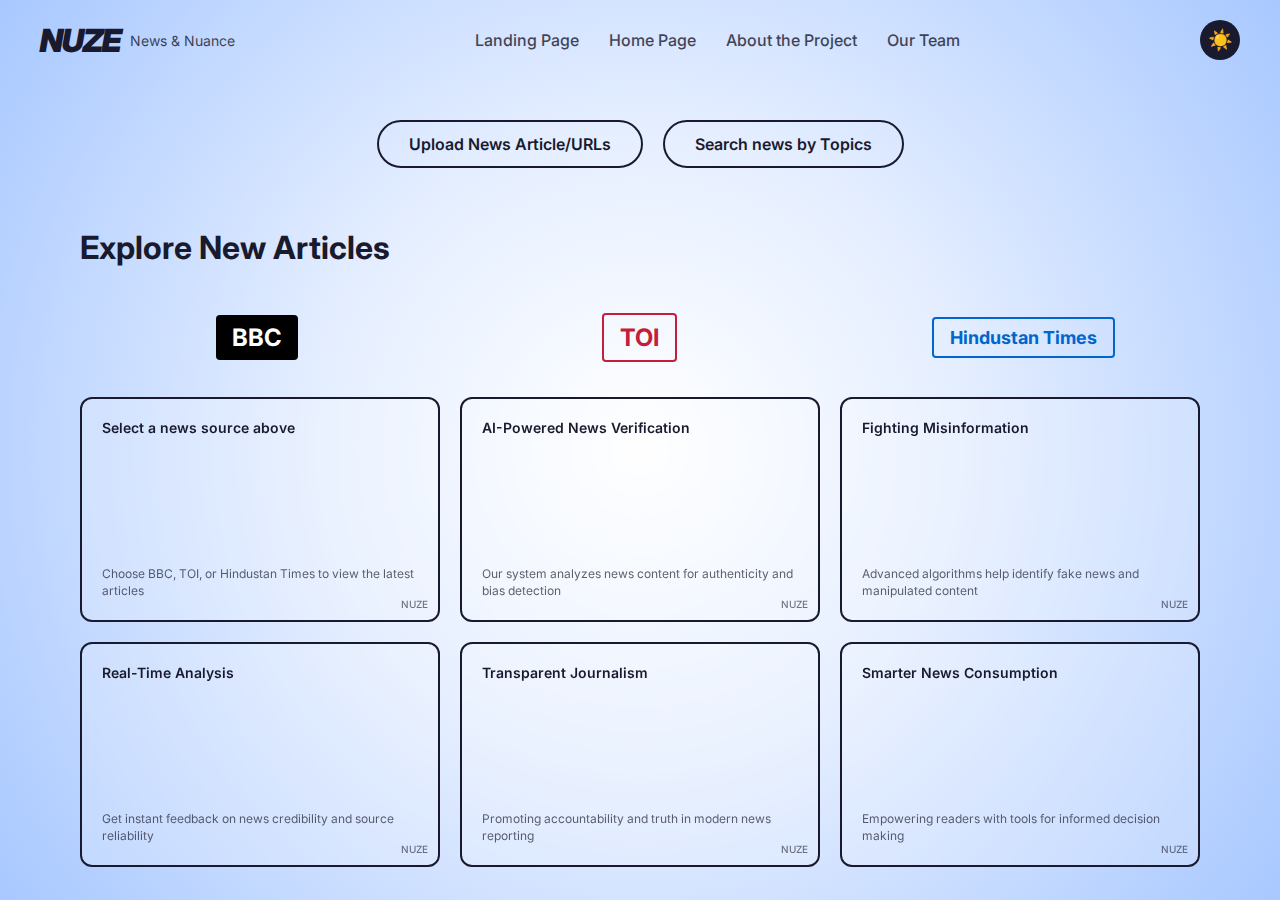
<file: nuze_website_original.html>
<!DOCTYPE html>
<html lang="en">
<head>
    <meta charset="UTF-8">
    <meta name="viewport" content="width=device-width, initial-scale=1.0">
    <title>Muzee - News & Nuance</title>
    <style>
        @import url('https://fonts.googleapis.com/css2?family=Inter:wght@300;400;500;600;700;800;900&display=swap');
        
        * {
            margin: 0;
            padding: 0;
            box-sizing: border-box;
        }

        body {
            font-family: 'Inter', sans-serif;
            transition: all 0.3s ease;
            min-height: 100vh;
            overflow-x: hidden;
        }

        /* Light Mode Styles */
        body.light-mode {
            background: radial-gradient(circle at center, #ffffff 0%, #e6efff 40%, #a8c8ff 100%);
            color: #1a1a2e;
        }

        /* Dark Mode Styles */
        body.dark-mode {
            background: radial-gradient(circle at center, #3949ab 0%, #1a237e 40%, #000b3a 100%);
            color: #ffffff;
        }

        /* Header Styles */
        header {
            display: flex;
            justify-content: space-between;
            align-items: center;
            padding: 20px 40px;
            position: relative;
            z-index: 1000;
        }

        .logo {
            display: flex;
            align-items: center;
            gap: 10px;
        }

        .logo-icon {
            font-size: 32px;
            font-weight: 900;
            font-family: 'Inter', sans-serif;
            letter-spacing: -2px;
            transform: skew(-10deg);
        }

        .logo-text {
            font-size: 14px;
            font-weight: 400;
            opacity: 0.8;
        }

        nav {
            display: flex;
            gap: 30px;
        }

        nav a {
            text-decoration: none;
            font-weight: 500;
            font-size: 16px;
            transition: all 0.3s ease;
            cursor: pointer;
            opacity: 0.8;
        }

        .light-mode nav a {
            color: #1a1a2e;
        }

        .dark-mode nav a {
            color: #ffffff;
        }

        nav a:hover {
            opacity: 1;
            transform: translateY(-2px);
        }

        .theme-toggle {
            width: 40px;
            height: 40px;
            border-radius: 50%;
            border: none;
            cursor: pointer;
            display: flex;
            align-items: center;
            justify-content: center;
            transition: all 0.3s ease;
            font-size: 20px;
        }

        .light-mode .theme-toggle {
            background: #1a1a2e;
            color: #ffd700;
        }

        .dark-mode .theme-toggle {
            background: #ffffff;
            color: #1a1a2e;
        }

        .theme-toggle:hover {
            transform: scale(1.1);
        }

        /* Main Content */
        main {
            padding: 0 40px;
            max-width: 1200px;
            margin: 0 auto;
        }

        /* Action Buttons */
        .action-buttons {
            display: flex;
            gap: 20px;
            justify-content: center;
            margin: 40px 0;
        }

        .action-btn {
            padding: 12px 30px;
            border: 2px solid;
            border-radius: 25px;
            font-weight: 600;
            font-size: 16px;
            cursor: pointer;
            transition: all 0.3s ease;
            text-decoration: none;
            display: inline-block;
        }

        .light-mode .action-btn {
            border-color: #1a1a2e;
            color: #1a1a2e;
            background: transparent;
        }

        .dark-mode .action-btn {
            border-color: #ffffff;
            color: #ffffff;
            background: transparent;
        }

        .action-btn:hover {
            transform: translateY(-2px);
            box-shadow: 0 8px 25px rgba(0,0,0,0.2);
        }

        .light-mode .action-btn:hover {
            background: #1a1a2e;
            color: #ffffff;
        }

        .dark-mode .action-btn:hover {
            background: #ffffff;
            color: #1a1a2e;
        }

        /* Articles Section */
        .articles-section {
            margin: 60px 0;
        }

        .articles-title {
            font-size: 32px;
            font-weight: 700;
            margin-bottom: 40px;
            text-align: left;
        }

        .news-sources {
            display: grid;
            grid-template-columns: repeat(3, 1fr);
            gap: 30px;
            margin-bottom: 30px;
        }

        .source-logo {
            display: flex;
            justify-content: center;
            align-items: center;
            height: 60px;
            cursor: pointer;
            transition: all 0.3s ease;
        }

        .source-logo:hover {
            transform: scale(1.05);
        }

        .source-logo.active {
            transform: scale(1.1);
            filter: brightness(1.2);
        }

        .source-logo img {
            height: 40px;
            width: auto;
            object-fit: contain;
        }

        .bbc-logo {
            background: #000000;
            color: #ffffff;
            padding: 8px 16px;
            border-radius: 4px;
            font-weight: 700;
            font-size: 24px;
            transition: all 0.3s ease;
        }

        .bbc-logo:hover {
            background: #333333;
        }

        .toi-logo {
            color: #c41e3a;
            font-weight: 700;
            font-size: 24px;
            border: 2px solid #c41e3a;
            padding: 8px 16px;
            border-radius: 4px;
            transition: all 0.3s ease;
        }

        .toi-logo:hover {
            background: #c41e3a;
            color: #ffffff;
        }

        .ht-logo {
            color: #0066cc;
            font-weight: 700;
            font-size: 18px;
            border: 2px solid #0066cc;
            padding: 8px 16px;
            border-radius: 4px;
            transition: all 0.3s ease;
        }

        .ht-logo:hover {
            background: #0066cc;
            color: #ffffff;
        }

        .articles-grid {
            display: grid;
            grid-template-columns: repeat(3, 1fr);
            gap: 20px;
        }

        .article-card {
            aspect-ratio: 16/10;
            border: 2px solid;
            border-radius: 12px;
            cursor: pointer;
            transition: all 0.3s ease;
            background: rgba(255, 255, 255, 0.1);
            backdrop-filter: blur(10px);
            padding: 20px;
            display: flex;
            flex-direction: column;
            justify-content: space-between;
            position: relative;
            overflow: hidden;
        }

        .light-mode .article-card {
            border-color: #1a1a2e;
            background: rgba(255, 255, 255, 0.2);
        }

        .dark-mode .article-card {
            border-color: #ffffff;
            background: rgba(255, 255, 255, 0.05);
        }

        .article-card:hover {
            transform: translateY(-5px);
            box-shadow: 0 15px 35px rgba(0,0,0,0.2);
        }

        .article-title {
            font-size: 14px;
            font-weight: 600;
            margin-bottom: 10px;
            line-height: 1.3;
        }

        .article-summary {
            font-size: 12px;
            opacity: 0.7;
            line-height: 1.4;
        }

        .article-source {
            position: absolute;
            bottom: 10px;
            right: 10px;
            font-size: 10px;
            font-weight: 500;
            opacity: 0.6;
        }

        .loading-spinner {
            width: 40px;
            height: 40px;
            border: 3px solid rgba(255, 255, 255, 0.3);
            border-top: 3px solid #ffffff;
            border-radius: 50%;
            animation: spin 1s linear infinite;
            margin: auto;
        }

        @keyframes spin {
            0% { transform: rotate(0deg); }
            100% { transform: rotate(360deg); }
        }

        /* About Section */
        .about-section {
            margin: 60px 0;
            display: none;
        }

        .about-section.active {
            display: block;
        }

        .about-title {
            font-size: 48px;
            font-weight: 700;
            margin-bottom: 50px;
            text-align: left;
        }

        .about-content {
            display: grid;
            grid-template-columns: 1fr 1fr;
            gap: 60px;
            align-items: start;
        }

        .about-text {
            font-size: 16px;
            line-height: 1.8;
            opacity: 0.9;
        }

        .about-text p {
            margin-bottom: 20px;
        }

        .about-visual {
            display: flex;
            flex-direction: column;
            gap: 20px;
        }

        .news-badge {
            padding: 12px 20px;
            border-radius: 8px;
            font-weight: 700;
            text-align: center;
            position: relative;
            overflow: hidden;
        }

        .fake-news-badge {
            background: #dc3545;
            color: white;
            transform: rotate(-5deg);
        }

        .breaking-news-badge {
            background: #ff4444;
            color: white;
        }

        .live-badge {
            background: #ff0000;
            color: white;
            animation: pulse 2s infinite;
        }

        .latest-news-badge {
            background: #007bff;
            color: white;
            border-radius: 0 0 20px 20px;
            position: relative;
        }

        .latest-news-badge::after {
            content: '';
            position: absolute;
            bottom: -10px;
            left: 50%;
            transform: translateX(-50%);
            width: 0;
            height: 0;
            border-left: 10px solid transparent;
            border-right: 10px solid transparent;
            border-top: 10px solid #007bff;
        }

        .disinformation-badge {
            background: rgba(0, 0, 0, 0.8);
            color: white;
            font-size: 14px;
            padding: 8px 16px;
        }

        @keyframes pulse {
            0% { opacity: 1; }
            50% { opacity: 0.7; }
            100% { opacity: 1; }
        }

        .news-visual-container {
            background: rgba(255, 255, 255, 0.1);
            backdrop-filter: blur(10px);
            border-radius: 16px;
            padding: 20px;
            border: 2px solid;
        }

        .light-mode .news-visual-container {
            border-color: #1a1a2e;
            background: rgba(255, 255, 255, 0.2);
        }

        .dark-mode .news-visual-container {
            border-color: #ffffff;
            background: rgba(255, 255, 255, 0.05);
        }
        .team-section {
            margin: 60px 0;
            display: none;
        }

        .team-section.active {
            display: block;
        }

        .team-title {
            font-size: 48px;
            font-weight: 700;
            margin-bottom: 50px;
            text-align: left;
        }

        .team-grid {
            display: grid;
            grid-template-columns: repeat(2, 1fr);
            gap: 40px;
        }

        .team-member {
            display: flex;
            align-items: center;
            gap: 20px;
        }

        .member-photo {
            width: 120px;
            height: 120px;
            border: 2px solid;
            border-radius: 12px;
            background: rgba(255, 255, 255, 0.1);
            backdrop-filter: blur(10px);
        }

        .light-mode .member-photo {
            border-color: #1a1a2e;
            background: rgba(255, 255, 255, 0.2);
        }

        .dark-mode .member-photo {
            border-color: #ffffff;
            background: rgba(255, 255, 255, 0.05);
        }

        .member-info h3 {
            font-size: 28px;
            font-weight: 700;
            margin-bottom: 8px;
        }

        .member-info p {
            font-size: 16px;
            opacity: 0.7;
        }

        /* Responsive Design */
        @media (max-width: 768px) {
            header {
                padding: 20px;
            }

            nav {
                gap: 20px;
            }

            nav a {
                font-size: 14px;
            }

            main {
                padding: 0 20px;
            }

            .action-buttons {
                flex-direction: column;
                align-items: center;
                gap: 15px;
            }

            .news-sources {
                grid-template-columns: 1fr;
                gap: 20px;
            }

            .articles-grid {
                grid-template-columns: 1fr;
                gap: 15px;
            }

            .team-grid {
                grid-template-columns: 1fr;
                gap: 30px;
            }

            .team-member {
                flex-direction: column;
                text-align: center;
            }

            .articles-title, .team-title, .about-title {
                font-size: 24px;
            }

            .about-content {
                grid-template-columns: 1fr;
                gap: 40px;
            }

            .about-text {
                font-size: 14px;
            }
        }

        /* Animations */
        @keyframes fadeInUp {
            from {
                opacity: 0;
                transform: translateY(30px);
            }
            to {
                opacity: 1;
                transform: translateY(0);
            }
        }

        .fade-in-up {
            animation: fadeInUp 0.6s ease-out;
        }

        /* Home section styles */
        .home-section {
            display: block;
        }

        .home-section.hidden {
            display: none;
        }
    </style>
</head>
<body class="light-mode">
    <header>
        <div class="logo">
            <div class="logo-icon">NUZE</div>
            <div class="logo-text">News & Nuance</div>
        </div>
        <nav>
            <a href="#" onclick="window.location.href='index.html'">Landing Page</a>
            <a href="#" onclick="showHome()">Home Page</a>
            <a href="#" onclick="showAbout()">About the Project</a>
            <a href="#" onclick="showTeam()">Our Team</a>
        </nav>
        <button class="theme-toggle" onclick="toggleTheme()">
            <span id="theme-icon">☀️</span>
        </button>
    </header>

    <main>
        <!-- Home Section -->
        <section class="home-section" id="home-section">
            <div class="action-buttons fade-in-up">
                <a href="#" class="action-btn" onclick="uploadArticle()">Upload News Article/URLs</a>
                <a href="#" class="action-btn" onclick="searchNews()">Search news by Topics</a>
            </div>

            <div class="articles-section fade-in-up">
                <h2 class="articles-title">Explore New Articles</h2>
                
                <div class="news-sources">
                    <div class="source-logo" onclick="selectNewsSource('bbc')">
                        <div class="bbc-logo">BBC</div>
                    </div>
                    <div class="source-logo" onclick="selectNewsSource('toi')">
                        <div class="toi-logo">TOI</div>
                    </div>
                    <div class="source-logo" onclick="selectNewsSource('ht')">
                        <div class="ht-logo">Hindustan Times</div>
                    </div>
                </div>

                <div class="articles-grid" id="articles-grid">
                    <div class="article-card" onclick="openArticle('default1')">
                        <div class="article-title">Select a news source above</div>
                        <div class="article-summary">Choose BBC, TOI, or Hindustan Times to view the latest articles</div>
                        <div class="article-source">NUZE</div>
                    </div>
                    <div class="article-card" onclick="openArticle('default2')">
                        <div class="article-title">AI-Powered News Verification</div>
                        <div class="article-summary">Our system analyzes news content for authenticity and bias detection</div>
                        <div class="article-source">NUZE</div>
                    </div>
                    <div class="article-card" onclick="openArticle('default3')">
                        <div class="article-title">Fighting Misinformation</div>
                        <div class="article-summary">Advanced algorithms help identify fake news and manipulated content</div>
                        <div class="article-source">NUZE</div>
                    </div>
                    <div class="article-card" onclick="openArticle('default4')">
                        <div class="article-title">Real-Time Analysis</div>
                        <div class="article-summary">Get instant feedback on news credibility and source reliability</div>
                        <div class="article-source">NUZE</div>
                    </div>
                    <div class="article-card" onclick="openArticle('default5')">
                        <div class="article-title">Transparent Journalism</div>
                        <div class="article-summary">Promoting accountability and truth in modern news reporting</div>
                        <div class="article-source">NUZE</div>
                    </div>
                    <div class="article-card" onclick="openArticle('default6')">
                        <div class="article-title">Smarter News Consumption</div>
                        <div class="article-summary">Empowering readers with tools for informed decision making</div>
                        <div class="article-source">NUZE</div>
                    </div>
                </div>
            </div>
        </section>

        <!-- About Section -->
        <section class="about-section" id="about-section">
            <h2 class="about-title">About the Project</h2>
            <div class="about-content">
                    <p>In today's digital world, news travels faster than ever — but so does misinformation.
                        We created Nuze because we've seen how easily fake information spreads across platforms like WhatsApp, Instagram, and Twitter. With the rise of AI-generated images, deepfakes, and edited media, it's becoming harder to distinguish what's real from what's not. Even some mainstream sources have started leaning into sensationalism, prioritizing clicks over credibility.</p>
                    <p>We believe journalism holds immense power in shaping public understanding. Real journalism informs, educates, and empowers. It's not just about delivering headlines — it's about delivering truth. But in a world where falsehoods can look more convincing than facts, we need better tools to support honest reporting and conscious consumption.</p>
                    <p>Nuze is our small step in that direction. It uses AI to assist in spotting potentially misleading or manipulated content and helps bring more transparency into how news is presented and shared. Whether it's verifying sources, analyzing trends, or highlighting inconsistencies, Nuze aims to make staying informed a little safer — and a lot smarter.</p>
            </div>
        </section>

        <!-- Team Section -->
<section class="team-section" id="team-section">
    <h2 class="team-title">Our Team</h2>
    <div class="team-grid">
        <div class="team-member" style="height: 200px; display: flex; flex-direction: row; align-items: center; gap: 15px;">
            <div class="member-photo"></div>
            <div class="member-info" style="display: flex; flex-direction: column; justify-content: center; flex-grow: 1;">
                <h3>Hiya Dullu</h3>
                <p>Backend and API Integration</p>
                <p>Balancing ‘I got this’ and ‘I have no idea what I’m</p>
                <p> doing’ like it’s a full-time job (which... it is).</p>
            </div>
        </div>
        <div class="team-member" style="height: 200px; display: flex; flex-direction: row; align-items: center; gap: 15px;">
            <div class="member-photo"></div>
            <div class="member-info" style="display: flex; flex-direction: column; justify-content: center; flex-grow: 1;">
                <h3>Sakshi Sharma</h3>
                <p>UI/UX and Frontend</p>
                <p>I may not be able to fix my problems,</p>
                <p>but i can fix this website design.</p>
            </div>
        </div>
        <div class="team-member" style="height: 200px; display: flex; flex-direction: row; align-items: center; gap: 15px;">
            <div class="member-photo"></div>
            <div class="member-info" style="display: flex; flex-direction: column; justify-content: center; flex-grow: 1;">
                <h3>Aanya Singh</h3>
                <p>Frontend and Landing Page</p>
                <p>Turning caffeine into clean code and</p>
                <p>existential dread into new features.</p>
            </div>
        </div>
        <div class="team-member" style="height: 200px; display: flex; flex-direction: row; align-items: center; gap: 15px;">
            <div class="member-photo"></div>
            <div class="member-info" style="display: flex; flex-direction: column; justify-content: center; flex-grow: 1;">
                <h3>Sakshi Verma</h3>
                <p>Backend Integration</p>
                <p>Probably overthinking this bio too.</p>
            </div>
        </div>
    </div>
</section>
    </main>

    <script>
        // Global variables for news management
        let currentNewsSource = 'default';
        let newsData = {
            'bbc': [],
            'toi': [],
            'ht': [],
            'default': [
                {
                    title: "Select a news source above",
                    summary: "Choose BBC, TOI, or Hindustan Times to view the latest articles",
                    source: "NUZE"
                },
                {
                    title: "AI-Powered News Verification",
                    summary: "Our system analyzes news content for authenticity and bias detection",
                    source: "NUZE"
                },
                {
                    title: "Fighting Misinformation",
                    summary: "Advanced algorithms help identify fake news and manipulated content",
                    source: "NUZE"
                },
                {
                    title: "Real-Time Analysis",
                    summary: "Get instant feedback on news credibility and source reliability",
                    source: "NUZE"
                },
                {
                    title: "Transparent Journalism",
                    summary: "Promoting accountability and truth in modern news reporting",
                    source: "NUZE"
                },
                {
                    title: "Smarter News Consumption",
                    summary: "Empowering readers with tools for informed decision making",
                    source: "NUZE"
                }
            ]
        };

        // News source selection function
        async function selectNewsSource(source) {
            // Remove active class from all sources
            document.querySelectorAll('.source-logo').forEach(logo => {
                logo.classList.remove('active');
            });
            
            // Add active class to selected source
            event.target.closest('.source-logo').classList.add('active');
            
            currentNewsSource = source;
            
            // Show loading state
            showLoadingState();
            
            try {
                // Fetch news from backend API
                const articles = await fetchNewsFromAPI(source);
                
                // Update the articles grid
                updateArticlesGrid(articles, source);
                
                console.log(`News source ${source} selected - ${articles.length} articles loaded`);
                
            } catch (error) {
                console.error('Error fetching news:', error);
                showErrorState(source);
            }
        }

        // Backend API integration function
        async function fetchNewsFromAPI(source) {
            // Replace this URL with your actual backend API endpoint
            const apiUrl = `https://your-backend-api.com/news/${source}`;
            
            try {
                const response = await fetch(apiUrl, {
                    method: 'GET',
                    headers: {
                        'Content-Type': 'application/json',
                        'Authorization': 'Bearer YOUR_API_KEY', // Replace with your API key
                    }
                });
                
                if (!response.ok) {
                    throw new Error(`HTTP error! status: ${response.status}`);
                }
                
                const data = await response.json();
                
                // Store the fetched data
                newsData[source] = data.articles || [];
                
                return newsData[source];
                
            } catch (error) {
                console.error('API fetch error:', error);
                
                // Fallback to mock data for demonstration
                return getMockNewsData(source);
            }
        }

        // Mock data for demonstration (replace with actual API data)
        function getMockNewsData(source) {
            const mockData = {
                'bbc': [
                    {
                        title: "Fuel switches cut off before Air India crash that killed 260, preliminary report says",
                        summary: "The preliminary report into the Air India crash last month has been released - and casts attention on the actions of the pilots",
                        source: "BBC",
                        url: "https://www.bbc.com/news/live/cx20p2x9093t"
                    },
                    {
                        title: "Gaza's largest functioning hospital facing disaster, medics warn, as Israel widens offensive",
                        summary: "Nasser hospital in Khan Younis has a critical shortage of fuel and had to stop admitting patients after Israeli tanks advanced nearby on Thursday.",
                        source: "BBC",
                        url: "https://www.bbc.com/news/articles/cdx5zeywgrgo"
                    },
                    {
                        title: "Ukraine to receive US air defence systems, says Trump",
                        summary: "The US President says he will sell weapons to Nato, which would then give them to Ukraine.",
                        source: "BBC",
                        url: "https://www.bbc.com/news/articles/crl04200dp4o"
                    },
                    {
                        title: "Row over language turns violent in India's richest state",
                        summary: "The Maharashtra government has backtracked on a move to make Hindi mandatory in schools, but tensions continue.",
                        source: "BBC",
                        url: "https://www.bbc.com/news/articles/c93kwqvw3jxo"
                    },
                    {
                        title: "India and China strive to reset ties but with caution",
                        summary: "Bilateral relations between India and China have improved since the 2020 clash - but larger challenges remain.",
                        source: "BBC",
                        url: "https://www.bbc.com/news/articles/cly25ndp8kwo"
                    },
                    {
                        title: "Are India's skies safe? Air safety watchdog responds amid rising concerns",
                        summary: "India’s skies remain safe, with accident rates below global averages, air safety regulator chief tells the BBC.",
                        source: "BBC",
                        url: "https://www.bbc.com/news/articles/cvgnr828z0go"
                    }
                ],
                'toi': [
                    {
                        title: "Air India 171 Crash Probe: Cockpit audio reveals pilots' confusion over mid-air fuel cutoff.",
                        summary: "The Aircraft Accident Investigation Bureau (AAIB) has released its preliminary report into the Air India plane crash in Ahmedabad on June 12.",
                        source: "Times of India",
                        url: "https://timesofindia.indiatimes.com/india/air-india-171-crash-probe-cockpit-audio-reveals-pilots-confusion-over-mid-air-fuel-cutoff-10-key-points-from-aaib-preliminary-report/articleshow/122395222.cms"
                    },
                    {
                        title: "Ex-CJIs on 'One Nation, One Election' bill: Can EC have unbridled power?",
                        summary: "Former Chief Justices of India J S Khehar and D Y Chandrachud questioned the legislation's entrusting of unbridled powers to the Election Commission, and raised questions about other aspects of it as well.",
                        source: "Times of India",
                        url: "https://timesofindia.indiatimes.com/india/ex-cjis-on-one-nation-one-election-bill-can-ec-have-unbridled-power/articleshow/122394973.cms"
                    },
                    {
                        title: "'What was Radhika Yadav's mom doing at the time of incident': Uncle says victim's mother was on same floor when shooting happened; cops probe all angles",
                        summary: "Former tennis player Radhika Yadav was allegedly murdered by her father, Deepak Yadav, at their Gurugram home. Police are investigating all angles, including the role of Radhika's mother, who was present during the incident.",
                        source: "Times of India",
                        url: "https://timesofindia.indiatimes.com/city/gurgaon/what-was-radhika-yadavs-mom-doing-at-the-time-of-incident-uncle-says-victims-mother-on-same-floor-when-shooting-happened-cops-probe-all-angles/articleshow/122385342.cms"
                    },
                    {
                        title: "Head of infrastructure engineering at Elon Musk’s AI company resigns: says ‘Jensen Huang was right, Elon and his teams are…’",
                        summary: "Uday Ruddarraju, xAI's head of infrastructure engineering, has resigned after a year, having been instrumental in building the Colossus supercomputer and training Grok 3.",
                        source: "Times of India",
                        url: "https://timesofindia.indiatimes.com/technology/tech-news/head-of-infrastructure-engineering-at-elon-musks-ai-company-resigns-says-jensen-huang-was-right-elon-and-his-teams-are/articleshow/122362679.cms"
                    },
                    {
                        title: "DRDO's ASTRA: BVRAAM missile successfully test-fired; IAF conducts trial from Su-30 MKI",
                        summary: "Defence Research and Development Organisation (DRDO) and the Indian Air Force (IAF) on Friday successfully conducted trials of the Beyond Visual Range Air-to-Air missile (BVRAAM) ‘ASTRA’ with an indigenous RF seeker against high-speed unmanned aerial targets at different ranges.",
                        source: "Times of India",
                        url: "https://timesofindia.indiatimes.com/india/drdos-astra-bvraam-missile-successfully-test-fired-iaf-conducts-trial-from-su-30-mki/articleshow/122393167.cms"
                    },
                    {
                        title: "Trump visits Texas: US President in flood-ravaged state",
                        summary: "US President Donald Trump arrived in central Texas on Friday to survey the catastrophic damage caused by flash floods.",
                        source: "Times of India",
                        url: "https://timesofindia.indiatimes.com/world/us/trump-visits-texas-us-president-in-flood-ravaged-state-gets-briefed-by-emergency-responders/articleshow/122394284.cms"
                    }
                ],
                'ht': [
                    {
                        title: "Ahmedabad Air India plane crash initial probe report shows fuel cutoff to both engines",
                        summary: "The 15-page report offers the first official account of India’s deadliest air crash in decades and questions the cause of the rare dual engine failure.",
                        source: "Hindustan Times",
                        url: "https://www.hindustantimes.com/india-news/ahmedabad-air-india-plane-crash-initial-probe-report-shows-fuel-cutoff-to-both-engines-101752266215512.html"
                    },
                    {
                        title: "Earthquake tremors felt in Delhi-NCR for second straight day",
                        summary: "Delhi earthquake: Delhi-NCR felt earthquake tremors for the second straight day on Friday, with the epicentre of the latest quake again in Jhajjar.",
                        source: "Hindustan Times",
                        url: "https://www.hindustantimes.com/india-news/earthquake-tremors-felt-in-delhi-ncr-haryana-ghaziabad-noida-earthquake-magnitude-101752243765091.html"
                    },
                    {
                        title: "China bans surgical treatment of Alzheimer’s",
                        summary: "Local authorities have been advised to instruct medical institutions to halt treating Alzheimer's disease with LVA surgery.",
                        source: "Hindustan Times",
                        url: "https://www.hindustantimes.com/world-news/china-bans-surgical-treatment-of-alzheimers-101752253911501.html"
                    },
                    {
                        title: "Tennis player Radhika Yadav's last rites performed in Gurugram, day after murder by father",
                        summary: "The 25-year-old tennis star was shot by her father, Deepak Yadav, at their residence in n Sushant Lok Phase 2 in Gurugram's Sector 57.",
                        source: "Hindustan Times",
                        url: "https://www.hindustantimes.com/india-news/tennis-player-radhika-yadavs-last-rites-performed-in-gurugram-day-after-murder-by-father-101752243522092.html"
                    },
                    {
                        title: "Kerala HC grants parole to murder convict to get married",
                        summary: "Kochi, The Kerala High Court on Friday granted 15 days' parole to a murder convict to get married in view of his fiancee's love and affection for him despite his conviction and life sentence.",
                        source: "Hindustan Times",
                        url: "https://www.hindustantimes.com/india-news/kerala-hc-grants-parole-to-murder-convict-to-get-married-101752258535079.html"
                    },
                    {
                        title: "NIA arrests man for 'actively promoting terror activities of ISIS'",
                        summary: "New Delhi, The National Investigation Agency on Friday arrested a key accused for his alleged involvement in the promotion of the activities of the banned Islamic State of Iraq and Syria terror group, officials said.",
                        source: "Hindustan Times",
                        url: "https://www.hindustantimes.com/india-news/nia-arrests-man-for-actively-promoting-terror-activities-of-isis-101752247778547.html"
                    }
                ]
            };
            
            newsData[source] = mockData[source];
            return mockData[source];
        }

        // Update articles grid with new content
        function updateArticlesGrid(articles, source) {
            const articlesGrid = document.getElementById('articles-grid');
            articlesGrid.innerHTML = '';
            
            articles.forEach((article, index) => {
                const articleCard = document.createElement('div');
                articleCard.className = 'article-card';
                articleCard.onclick = () => openArticle(`${source}_${index}`, article);
                
                articleCard.innerHTML = `
                    <div class="article-title">${article.title}</div>
                    <div class="article-summary">${article.summary}</div>
                    <div class="article-source">${article.source}</div>
                `;
                
                articlesGrid.appendChild(articleCard);
            });
        }

        // Show loading state
        function showLoadingState() {
            const articlesGrid = document.getElementById('articles-grid');
            articlesGrid.innerHTML = '';
            
            for (let i = 0; i < 6; i++) {
                const loadingCard = document.createElement('div');
                loadingCard.className = 'article-card';
                loadingCard.innerHTML = '<div class="loading-spinner"></div>';
                articlesGrid.appendChild(loadingCard);
            }
        }

        // Show error state
        function showErrorState(source) {
            const articlesGrid = document.getElementById('articles-grid');
            articlesGrid.innerHTML = '';
            
            const errorCard = document.createElement('div');
            errorCard.className = 'article-card';
            errorCard.innerHTML = `
                <div class="article-title">Error loading ${source.toUpperCase()} news</div>
                <div class="article-summary">Please try again later or check your connection</div>
                <div class="article-source">NUZE</div>
            `;
            
            articlesGrid.appendChild(errorCard);
        }
        function toggleTheme() {
            const body = document.body;
            const themeIcon = document.getElementById('theme-icon');
            
            if (body.classList.contains('light-mode')) {
                body.classList.remove('light-mode');
                body.classList.add('dark-mode');
                themeIcon.textContent = '🌙';
            } else {
                body.classList.remove('dark-mode');
                body.classList.add('light-mode');
                themeIcon.textContent = '☀️';
            }
        }

        // Navigation functionality
        function showHome() {
            document.getElementById('home-section').classList.remove('hidden');
            document.getElementById('team-section').classList.remove('active');
            document.getElementById('about-section').classList.remove('active');
        }

        function showAbout() {
            document.getElementById('home-section').classList.add('hidden');
            document.getElementById('team-section').classList.remove('active');
            document.getElementById('about-section').classList.add('active');
        }

        function showTeam() {
            document.getElementById('home-section').classList.add('hidden');
            document.getElementById('about-section').classList.remove('active');
            document.getElementById('team-section').classList.add('active');
        }

        // Button click handlers - ready for API integration
        function uploadArticle() {
            console.log('Upload Article clicked - ready for API integration');
            // Add your API call here
            alert('Upload Article functionality - Connect to your backend API');
        }

        function searchNews() {
            console.log('Search News clicked - ready for API integration');
            // Add your API call here
            alert('Search News functionality - Connect to your backend API');
        }

        function openArticle(articleId, articleData = null) {
            console.log('Article clicked:', articleId);
            
            if (articleData) {
                // If we have article data, we can display it or navigate to the full article
                console.log('Article data:', articleData);
                
                // Example: Open article in new window if URL is provided
                if (articleData.url) {
                    window.open(articleData.url, '_blank');
                } else {
                    // Show article modal or navigate to article page
                    alert(`Opening article: ${articleData.title}\n\nSummary: ${articleData.summary}\n\nSource: ${articleData.source}`);
                }
            } else {
                // Fallback for default articles
                alert(`Article ${articleId} clicked - Connect to your backend API`);
            }
        }

        // Initialize theme
        document.addEventListener('DOMContentLoaded', function() {
            const themeIcon = document.getElementById('theme-icon');
            themeIcon.textContent = '☀️';
        });

        // Add smooth scrolling and animations
        document.addEventListener('DOMContentLoaded', function() {
            const animatedElements = document.querySelectorAll('.fade-in-up');
            
            const observer = new IntersectionObserver((entries) => {
                entries.forEach(entry => {
                    if (entry.isIntersecting) {
                        entry.target.style.opacity = '1';
                        entry.target.style.transform = 'translateY(0)';
                    }
                });
            });

            animatedElements.forEach(el => {
                el.style.opacity = '0';
                el.style.transform = 'translateY(30px)';
                observer.observe(el);
            });
        });
    </script>
</body>
</html>
</file>
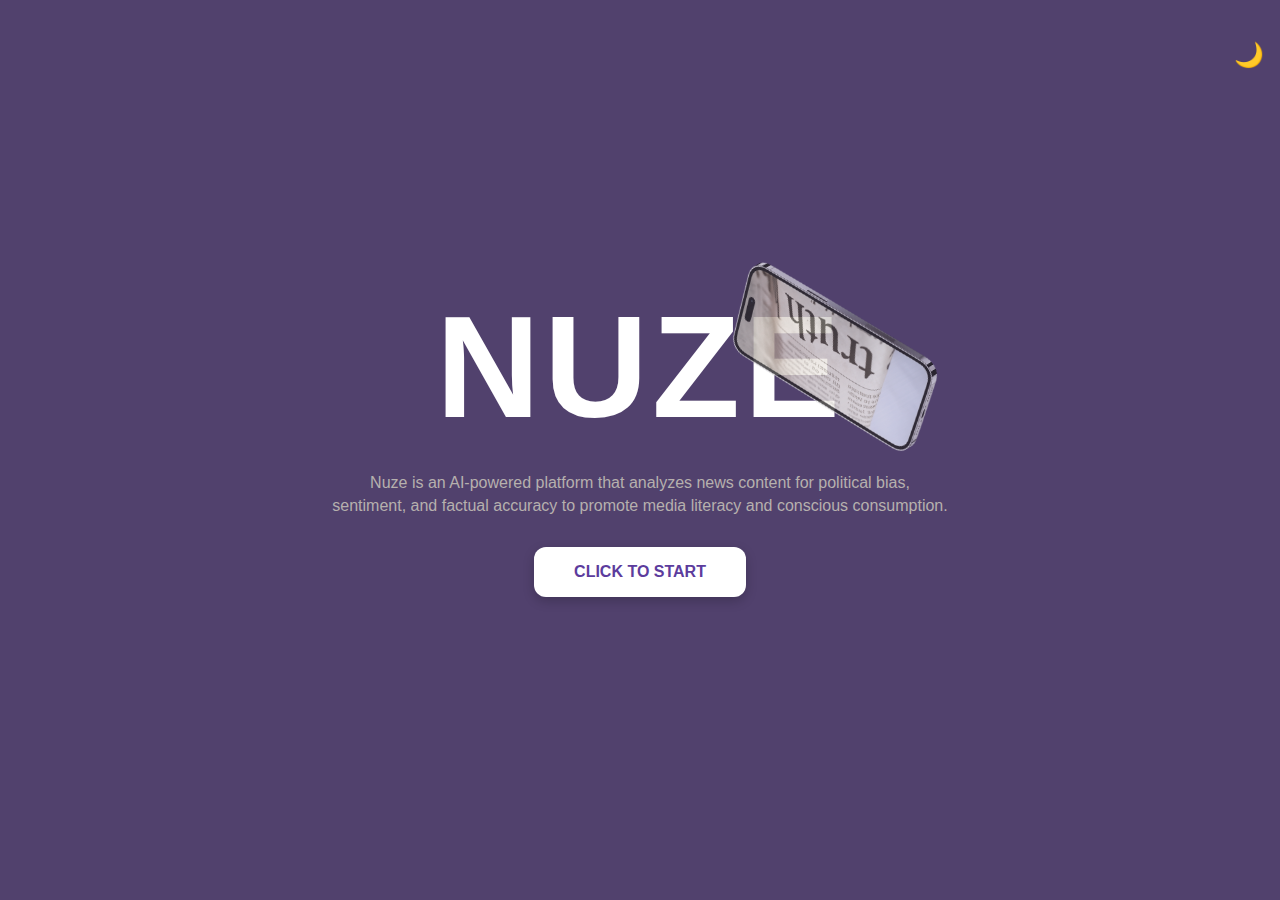
<file: templates/index0.html>
<!DOCTYPE html>
<html lang="en">
<head>
  <meta charset="UTF-8">
  <meta name="viewport" content="width=device-width, initial-scale=1.0">
  <title>Nuze: News & Nuance</title>
  <link rel="stylesheet" href="../static/styles.css">
  <script defer src="../static/script.js"></script>
</head>
<body>
  <!-- Theme Toggle -->
  <button id="themeToggle">🌙</button>

  <!-- Hero Section -->
  <section id="landing">
    <div class="title-wrap">
      <h1 class="nuze-title">NUZE</h1>
      <img src="../static/ChatGPT Image Jul 10, 2025, 07_40_57 PM.png" alt="Floating Phone" class="floating-phone" />
    </div>
    <p class="nuze-description">
      Nuze is an AI-powered platform that analyzes news content for political bias,<br>
      sentiment, and factual accuracy to promote media literacy and conscious consumption.
    </p>
    <button id="startBtn">CLICK TO START</button>
  </section>

  <!-- Hidden App Content -->
  <div id="mainApp" class="hidden">
    <header class="navbar">
      <div class="logo">Nuze</div>
      <div class="nav-items">
        <a href="#">Upload Article</a>
        <a href="#">Paste Text</a>
        <a href="#">Search Trending</a>
      </div>
      <form action="/analyze" method="post">
        <input type="text" name="query" placeholder="Search..." required>
        <button type="submit">Search</button>
      </form>
    </header>

    <div class="action-buttons">
      <button onclick="handlePaste()">Paste Article</button>
      <button onclick="document.getElementById('fileInput').click()">Upload File</button>
      <input type="file" id="fileInput" style="display: none" accept=".txt,.pdf,.docx,.csv" />
    </div>

    <section class="results" id="results">
      <h2>Search Results</h2>
      <div class="search-results" id="searchResults"></div>
    </section>

    <form id="newsLinkForm">
      <input type="text" name="news_link" id="newsLinkInput" placeholder="Paste news article URL..." required>
      <button type="submit">Scan News Bias</button>
    </form>
  </div>
</body>
</html>
</file>
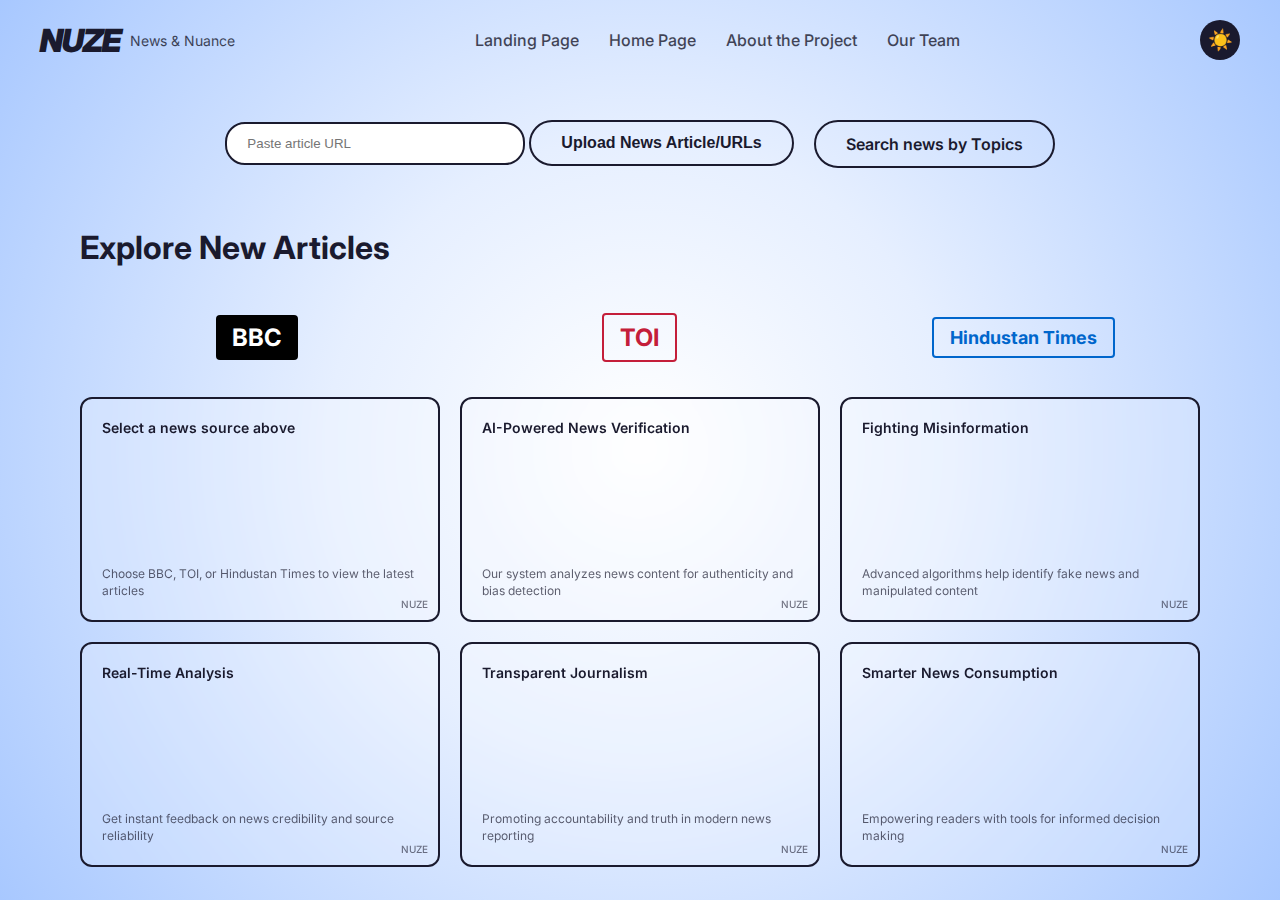
<file: templates/nuze_website_original.html>
<!DOCTYPE html>
<html lang="en">
<head>
    <meta charset="UTF-8">
    <meta name="viewport" content="width=device-width, initial-scale=1.0">
    <title>Muzee - News & Nuance</title>
    <style>
        @import url('https://fonts.googleapis.com/css2?family=Inter:wght@300;400;500;600;700;800;900&display=swap');
        
        * {
            margin: 0;
            padding: 0;
            box-sizing: border-box;
        }

        body {
            font-family: 'Inter', sans-serif;
            transition: all 0.3s ease;
            min-height: 100vh;
            overflow-x: hidden;
        }

        /* Light Mode Styles */
        body.light-mode {
            background: radial-gradient(circle at center, #ffffff 0%, #e6efff 40%, #a8c8ff 100%);
            color: #1a1a2e;
        }

        /* Dark Mode Styles */
        body.dark-mode {
            background: radial-gradient(circle at center, #3949ab 0%, #1a237e 40%, #000b3a 100%);
            color: #ffffff;
        }

        /* Header Styles */
        header {
            display: flex;
            justify-content: space-between;
            align-items: center;
            padding: 20px 40px;
            position: relative;
            z-index: 1000;
        }

        .logo {
            display: flex;
            align-items: center;
            gap: 10px;
        }

        .logo-icon {
            font-size: 32px;
            font-weight: 900;
            font-family: 'Inter', sans-serif;
            letter-spacing: -2px;
            transform: skew(-10deg);
        }

        .logo-text {
            font-size: 14px;
            font-weight: 400;
            opacity: 0.8;
        }

        nav {
            display: flex;
            gap: 30px;
        }

        nav a {
            text-decoration: none;
            font-weight: 500;
            font-size: 16px;
            transition: all 0.3s ease;
            cursor: pointer;
            opacity: 0.8;
        }

        .light-mode nav a {
            color: #1a1a2e;
        }

        .dark-mode nav a {
            color: #ffffff;
        }

        nav a:hover {
            opacity: 1;
            transform: translateY(-2px);
        }

        .theme-toggle {
            width: 40px;
            height: 40px;
            border-radius: 50%;
            border: none;
            cursor: pointer;
            display: flex;
            align-items: center;
            justify-content: center;
            transition: all 0.3s ease;
            font-size: 20px;
        }

        .light-mode .theme-toggle {
            background: #1a1a2e;
            color: #ffd700;
        }

        .dark-mode .theme-toggle {
            background: #ffffff;
            color: #1a1a2e;
        }

        .theme-toggle:hover {
            transform: scale(1.1);
        }

        /* Main Content */
        main {
            padding: 0 40px;
            max-width: 1200px;
            margin: 0 auto;
        }

        /* Action Buttons */
        .action-buttons {
            display: flex;
            gap: 20px;
            justify-content: center;
            margin: 40px 0;
        }

        .action-btn {
            padding: 12px 30px;
            border: 2px solid;
            border-radius: 25px;
            font-weight: 600;
            font-size: 16px;
            cursor: pointer;
            transition: all 0.3s ease;
            text-decoration: none;
            display: inline-block;
        }

        .light-mode .action-btn {
            border-color: #1a1a2e;
            color: #1a1a2e;
            background: transparent;
        }

        .dark-mode .action-btn {
            border-color: #ffffff;
            color: #ffffff;
            background: transparent;
        }

        .action-btn:hover {
            transform: translateY(-2px);
            box-shadow: 0 8px 25px rgba(0,0,0,0.2);
        }

        .light-mode .action-btn:hover {
            background: #1a1a2e;
            color: #ffffff;
        }

        .dark-mode .action-btn:hover {
            background: #ffffff;
            color: #1a1a2e;
        }

        /* Articles Section */
        .articles-section {
            margin: 60px 0;
        }

        .articles-title {
            font-size: 32px;
            font-weight: 700;
            margin-bottom: 40px;
            text-align: left;
        }

        .news-sources {
            display: grid;
            grid-template-columns: repeat(3, 1fr);
            gap: 30px;
            margin-bottom: 30px;
        }

        .source-logo {
            display: flex;
            justify-content: center;
            align-items: center;
            height: 60px;
            cursor: pointer;
            transition: all 0.3s ease;
        }

        .source-logo:hover {
            transform: scale(1.05);
        }

        .source-logo.active {
            transform: scale(1.1);
            filter: brightness(1.2);
        }

        .source-logo img {
            height: 40px;
            width: auto;
            object-fit: contain;
        }

        .bbc-logo {
            background: #000000;
            color: #ffffff;
            padding: 8px 16px;
            border-radius: 4px;
            font-weight: 700;
            font-size: 24px;
            transition: all 0.3s ease;
        }

        .bbc-logo:hover {
            background: #333333;
        }

        .toi-logo {
            color: #c41e3a;
            font-weight: 700;
            font-size: 24px;
            border: 2px solid #c41e3a;
            padding: 8px 16px;
            border-radius: 4px;
            transition: all 0.3s ease;
        }

        .toi-logo:hover {
            background: #c41e3a;
            color: #ffffff;
        }

        .ht-logo {
            color: #0066cc;
            font-weight: 700;
            font-size: 18px;
            border: 2px solid #0066cc;
            padding: 8px 16px;
            border-radius: 4px;
            transition: all 0.3s ease;
        }

        .ht-logo:hover {
            background: #0066cc;
            color: #ffffff;
        }

        .articles-grid {
            display: grid;
            grid-template-columns: repeat(3, 1fr);
            gap: 20px;
        }

        .article-card {
            aspect-ratio: 16/10;
            border: 2px solid;
            border-radius: 12px;
            cursor: pointer;
            transition: all 0.3s ease;
            background: rgba(255, 255, 255, 0.1);
            backdrop-filter: blur(10px);
            padding: 20px;
            display: flex;
            flex-direction: column;
            justify-content: space-between;
            position: relative;
            overflow: hidden;
        }

        .light-mode .article-card {
            border-color: #1a1a2e;
            background: rgba(255, 255, 255, 0.2);
        }

        .dark-mode .article-card {
            border-color: #ffffff;
            background: rgba(255, 255, 255, 0.05);
        }

        .article-card:hover {
            transform: translateY(-5px);
            box-shadow: 0 15px 35px rgba(0,0,0,0.2);
        }

        .article-title {
            font-size: 14px;
            font-weight: 600;
            margin-bottom: 10px;
            line-height: 1.3;
        }

        .article-summary {
            font-size: 12px;
            opacity: 0.7;
            line-height: 1.4;
        }

        .article-source {
            position: absolute;
            bottom: 10px;
            right: 10px;
            font-size: 10px;
            font-weight: 500;
            opacity: 0.6;
        }

        .loading-spinner {
            width: 40px;
            height: 40px;
            border: 3px solid rgba(255, 255, 255, 0.3);
            border-top: 3px solid #ffffff;
            border-radius: 50%;
            animation: spin 1s linear infinite;
            margin: auto;
        }

        @keyframes spin {
            0% { transform: rotate(0deg); }
            100% { transform: rotate(360deg); }
        }

        /* About Section */
        .about-section {
            margin: 60px 0;
            display: none;
        }

        .about-section.active {
            display: block;
        }

        .about-title {
            font-size: 48px;
            font-weight: 700;
            margin-bottom: 50px;
            text-align: left;
        }

        .about-content {
            display: grid;
            grid-template-columns: 1fr 1fr;
            gap: 60px;
            align-items: start;
        }

        .about-text {
            font-size: 16px;
            line-height: 1.8;
            opacity: 0.9;
        }

        .about-text p {
            margin-bottom: 20px;
        }

        .about-visual {
            display: flex;
            flex-direction: column;
            gap: 20px;
        }

        .news-badge {
            padding: 12px 20px;
            border-radius: 8px;
            font-weight: 700;
            text-align: center;
            position: relative;
            overflow: hidden;
        }

        .fake-news-badge {
            background: #dc3545;
            color: white;
            transform: rotate(-5deg);
        }

        .breaking-news-badge {
            background: #ff4444;
            color: white;
        }

        .live-badge {
            background: #ff0000;
            color: white;
            animation: pulse 2s infinite;
        }

        .latest-news-badge {
            background: #007bff;
            color: white;
            border-radius: 0 0 20px 20px;
            position: relative;
        }

        .latest-news-badge::after {
            content: '';
            position: absolute;
            bottom: -10px;
            left: 50%;
            transform: translateX(-50%);
            width: 0;
            height: 0;
            border-left: 10px solid transparent;
            border-right: 10px solid transparent;
            border-top: 10px solid #007bff;
        }

        .disinformation-badge {
            background: rgba(0, 0, 0, 0.8);
            color: white;
            font-size: 14px;
            padding: 8px 16px;
        }

        @keyframes pulse {
            0% { opacity: 1; }
            50% { opacity: 0.7; }
            100% { opacity: 1; }
        }

        .news-visual-container {
            background: rgba(255, 255, 255, 0.1);
            backdrop-filter: blur(10px);
            border-radius: 16px;
            padding: 20px;
            border: 2px solid;
        }

        .light-mode .news-visual-container {
            border-color: #1a1a2e;
            background: rgba(255, 255, 255, 0.2);
        }

        .dark-mode .news-visual-container {
            border-color: #ffffff;
            background: rgba(255, 255, 255, 0.05);
        }
        .team-section {
            margin: 60px 0;
            display: none;
        }

        .team-section.active {
            display: block;
        }

        .team-title {
            font-size: 48px;
            font-weight: 700;
            margin-bottom: 50px;
            text-align: left;
        }

        .team-grid {
            display: grid;
            grid-template-columns: repeat(2, 1fr);
            gap: 40px;
        }

        .team-member {
            display: flex;
            align-items: center;
            gap: 20px;
        }

        .member-photo {
            width: 120px;
            height: 120px;
            border: 2px solid;
            border-radius: 12px;
            background: rgba(255, 255, 255, 0.1);
            backdrop-filter: blur(10px);
        }

        .light-mode .member-photo {
            border-color: #1a1a2e;
            background: rgba(255, 255, 255, 0.2);
        }

        .dark-mode .member-photo {
            border-color: #ffffff;
            background: rgba(255, 255, 255, 0.05);
        }

        .member-info h3 {
            font-size: 28px;
            font-weight: 700;
            margin-bottom: 8px;
        }

        .member-info p {
            font-size: 16px;
            opacity: 0.7;
        }

        /* Responsive Design */
        @media (max-width: 768px) {
            header {
                padding: 20px;
            }

            nav {
                gap: 20px;
            }

            nav a {
                font-size: 14px;
            }

            main {
                padding: 0 20px;
            }

            .action-buttons {
                flex-direction: column;
                align-items: center;
                gap: 15px;
            }

            .news-sources {
                grid-template-columns: 1fr;
                gap: 20px;
            }

            .articles-grid {
                grid-template-columns: 1fr;
                gap: 15px;
            }

            .team-grid {
                grid-template-columns: 1fr;
                gap: 30px;
            }

            .team-member {
                flex-direction: column;
                text-align: center;
            }

            .articles-title, .team-title, .about-title {
                font-size: 24px;
            }

            .about-content {
                grid-template-columns: 1fr;
                gap: 40px;
            }

            .about-text {
                font-size: 14px;
            }
        }

        /* Animations */
        @keyframes fadeInUp {
            from {
                opacity: 0;
                transform: translateY(30px);
            }
            to {
                opacity: 1;
                transform: translateY(0);
            }
        }

        .fade-in-up {
            animation: fadeInUp 0.6s ease-out;
        }

        /* Home section styles */
        .home-section {
            display: block;
        }

        .home-section.hidden {
            display: none;
        }
    </style>
</head>
<body class="light-mode">
    <header>
        <div class="logo">
            <div class="logo-icon">NUZE</div>
            <div class="logo-text">News & Nuance</div>
        </div>
        <nav>
            <a href="#" onclick="window.location.href='index.html'">Landing Page</a>
            <a href="#" onclick="showHome()">Home Page</a>
            <a href="#" onclick="showAbout()">About the Project</a>
            <a href="#" onclick="showTeam()">Our Team</a>
        </nav>
        <button class="theme-toggle" onclick="toggleTheme()">
            <span id="theme-icon">☀️</span>
        </button>
    </header>

    <main>
        <!-- Home Section -->
        <section class="home-section" id="home-section">
            <div class="action-buttons fade-in-up">
                <form action="/analyze" method="POST">
                   <input type="text" name="news_url" placeholder="Paste article URL" required style="padding: 12px 20px; border-radius: 20px; border: 2px solid #1a1a2e; width: 300px;">
                   <button type="submit" class="action-btn">Upload News Article/URLs</button>
                </form>

                <a href="#" class="action-btn" onclick="searchNews()">Search news by Topics</a>
            </div>

            <div class="articles-section fade-in-up">
                <h2 class="articles-title">Explore New Articles</h2>
                
                <div class="news-sources">
                    <div class="source-logo" onclick="selectNewsSource('bbc')">
                        <div class="bbc-logo">BBC</div>
                    </div>
                    <div class="source-logo" onclick="selectNewsSource('toi')">
                        <div class="toi-logo">TOI</div>
                    </div>
                    <div class="source-logo" onclick="selectNewsSource('ht')">
                        <div class="ht-logo">Hindustan Times</div>
                    </div>
                </div>

                <div class="articles-grid" id="articles-grid">
                    <div class="article-card" onclick="openArticle('default1')">
                        <div class="article-title">Select a news source above</div>
                        <div class="article-summary">Choose BBC, TOI, or Hindustan Times to view the latest articles</div>
                        <div class="article-source">NUZE</div>
                    </div>
                    <div class="article-card" onclick="openArticle('default2')">
                        <div class="article-title">AI-Powered News Verification</div>
                        <div class="article-summary">Our system analyzes news content for authenticity and bias detection</div>
                        <div class="article-source">NUZE</div>
                    </div>
                    <div class="article-card" onclick="openArticle('default3')">
                        <div class="article-title">Fighting Misinformation</div>
                        <div class="article-summary">Advanced algorithms help identify fake news and manipulated content</div>
                        <div class="article-source">NUZE</div>
                    </div>
                    <div class="article-card" onclick="openArticle('default4')">
                        <div class="article-title">Real-Time Analysis</div>
                        <div class="article-summary">Get instant feedback on news credibility and source reliability</div>
                        <div class="article-source">NUZE</div>
                    </div>
                    <div class="article-card" onclick="openArticle('default5')">
                        <div class="article-title">Transparent Journalism</div>
                        <div class="article-summary">Promoting accountability and truth in modern news reporting</div>
                        <div class="article-source">NUZE</div>
                    </div>
                    <div class="article-card" onclick="openArticle('default6')">
                        <div class="article-title">Smarter News Consumption</div>
                        <div class="article-summary">Empowering readers with tools for informed decision making</div>
                        <div class="article-source">NUZE</div>
                    </div>
                </div>
            </div>
        </section>

        <!-- About Section -->
        <section class="about-section" id="about-section">
            <h2 class="about-title">About the Project</h2>
            <div class="about-content">
                    <p>In today's digital world, news travels faster than ever — but so does misinformation.
                        We created Nuze because we've seen how easily fake information spreads across platforms like WhatsApp, Instagram, and Twitter. With the rise of AI-generated images, deepfakes, and edited media, it's becoming harder to distinguish what's real from what's not. Even some mainstream sources have started leaning into sensationalism, prioritizing clicks over credibility.</p>
                    <p>We believe journalism holds immense power in shaping public understanding. Real journalism informs, educates, and empowers. It's not just about delivering headlines — it's about delivering truth. But in a world where falsehoods can look more convincing than facts, we need better tools to support honest reporting and conscious consumption.</p>
                    <p>Nuze is our small step in that direction. It uses AI to assist in spotting potentially misleading or manipulated content and helps bring more transparency into how news is presented and shared. Whether it's verifying sources, analyzing trends, or highlighting inconsistencies, Nuze aims to make staying informed a little safer — and a lot smarter.</p>
            </div>
        </section>

        <!-- Team Section -->
<section class="team-section" id="team-section">
    <h2 class="team-title">Our Team</h2>
    <div class="team-grid">
        <div class="team-member" style="height: 200px; display: flex; flex-direction: row; align-items: center; gap: 15px;">
            <div class="member-photo"></div>
            <div class="member-info" style="display: flex; flex-direction: column; justify-content: center; flex-grow: 1;">
                <h3>Hiya Dullu</h3>
                <p>Backend and API Integration</p>
                <p>Balancing ‘I got this’ and ‘I have no idea what I’m</p>
                <p> doing’ like it’s a full-time job (which... it is).</p>
            </div>
        </div>
        <div class="team-member" style="height: 200px; display: flex; flex-direction: row; align-items: center; gap: 15px;">
            <div class="member-photo"></div>
            <div class="member-info" style="display: flex; flex-direction: column; justify-content: center; flex-grow: 1;">
                <h3>Sakshi Sharma</h3>
                <p>UI/UX and Frontend</p>
                <p>I may not be able to fix my problems,</p>
                <p>but i can fix this website design.</p>
            </div>
        </div>
        <div class="team-member" style="height: 200px; display: flex; flex-direction: row; align-items: center; gap: 15px;">
            <div class="member-photo"></div>
            <div class="member-info" style="display: flex; flex-direction: column; justify-content: center; flex-grow: 1;">
                <h3>Aanya Singh</h3>
                <p>Frontend and Landing Page</p>
                <p>Turning caffeine into clean code and</p>
                <p>existential dread into new features.</p>
            </div>
        </div>
        <div class="team-member" style="height: 200px; display: flex; flex-direction: row; align-items: center; gap: 15px;">
            <div class="member-photo"></div>
            <div class="member-info" style="display: flex; flex-direction: column; justify-content: center; flex-grow: 1;">
                <h3>Sakshi Verma</h3>
                <p>Backend Integration</p>
                <p>Probably overthinking this bio too.</p>
            </div>
        </div>
    </div>
</section>
    </main>

    <script>
        // Global variables for news management
        let currentNewsSource = 'default';
        let newsData = {
            'bbc': [],
            'toi': [],
            'ht': [],
            'default': [
                {
                    title: "Select a news source above",
                    summary: "Choose BBC, TOI, or Hindustan Times to view the latest articles",
                    source: "NUZE"
                },
                {
                    title: "AI-Powered News Verification",
                    summary: "Our system analyzes news content for authenticity and bias detection",
                    source: "NUZE"
                },
                {
                    title: "Fighting Misinformation",
                    summary: "Advanced algorithms help identify fake news and manipulated content",
                    source: "NUZE"
                },
                {
                    title: "Real-Time Analysis",
                    summary: "Get instant feedback on news credibility and source reliability",
                    source: "NUZE"
                },
                {
                    title: "Transparent Journalism",
                    summary: "Promoting accountability and truth in modern news reporting",
                    source: "NUZE"
                },
                {
                    title: "Smarter News Consumption",
                    summary: "Empowering readers with tools for informed decision making",
                    source: "NUZE"
                }
            ]
        };

        // News source selection function
        async function selectNewsSource(source) {
            // Remove active class from all sources
            document.querySelectorAll('.source-logo').forEach(logo => {
                logo.classList.remove('active');
            });
            
            // Add active class to selected source
            event.target.closest('.source-logo').classList.add('active');
            
            currentNewsSource = source;
            
            // Show loading state
            showLoadingState();
            
            try {
                // Fetch news from backend API
                const articles = await fetchNewsFromAPI(source);
                
                // Update the articles grid
                updateArticlesGrid(articles, source);
                
                console.log(`News source ${source} selected - ${articles.length} articles loaded`);
                
            } catch (error) {
                console.error('Error fetching news:', error);
                showErrorState(source);
            }
        }

        // Backend API integration function
        async function fetchNewsFromAPI(source) {
            // Replace this URL with your actual backend API endpoint
            const apiUrl = `https://your-backend-api.com/news/${source}`;
            
            try {
                const response = await fetch(apiUrl, {
                    method: 'GET',
                    headers: {
                        'Content-Type': 'application/json',
                        'Authorization': 'Bearer YOUR_API_KEY', // Replace with your API key
                    }
                });
                
                if (!response.ok) {
                    throw new Error(`HTTP error! status: ${response.status}`);
                }
                
                const data = await response.json();
                
                // Store the fetched data
                newsData[source] = data.articles || [];
                
                return newsData[source];
                
            } catch (error) {
                console.error('API fetch error:', error);
                
                // Fallback to mock data for demonstration
                return getMockNewsData(source);
            }
        }

        // Mock data for demonstration (replace with actual API data)
        function getMockNewsData(source) {
            const mockData = {
                'bbc': [
                    {
                        title: "Fuel switches cut off before Air India crash that killed 260, preliminary report says",
                        summary: "The preliminary report into the Air India crash last month has been released - and casts attention on the actions of the pilots",
                        source: "BBC",
                        url: "https://www.bbc.com/news/live/cx20p2x9093t"
                    },
                    {
                        title: "Gaza's largest functioning hospital facing disaster, medics warn, as Israel widens offensive",
                        summary: "Nasser hospital in Khan Younis has a critical shortage of fuel and had to stop admitting patients after Israeli tanks advanced nearby on Thursday.",
                        source: "BBC",
                        url: "https://www.bbc.com/news/articles/cdx5zeywgrgo"
                    },
                    {
                        title: "Ukraine to receive US air defence systems, says Trump",
                        summary: "The US President says he will sell weapons to Nato, which would then give them to Ukraine.",
                        source: "BBC",
                        url: "https://www.bbc.com/news/articles/crl04200dp4o"
                    },
                    {
                        title: "Row over language turns violent in India's richest state",
                        summary: "The Maharashtra government has backtracked on a move to make Hindi mandatory in schools, but tensions continue.",
                        source: "BBC",
                        url: "https://www.bbc.com/news/articles/c93kwqvw3jxo"
                    },
                    {
                        title: "India and China strive to reset ties but with caution",
                        summary: "Bilateral relations between India and China have improved since the 2020 clash - but larger challenges remain.",
                        source: "BBC",
                        url: "https://www.bbc.com/news/articles/cly25ndp8kwo"
                    },
                    {
                        title: "Are India's skies safe? Air safety watchdog responds amid rising concerns",
                        summary: "India’s skies remain safe, with accident rates below global averages, air safety regulator chief tells the BBC.",
                        source: "BBC",
                        url: "https://www.bbc.com/news/articles/cvgnr828z0go"
                    }
                ],
                'toi': [
                    {
                        title: "Air India 171 Crash Probe: Cockpit audio reveals pilots' confusion over mid-air fuel cutoff.",
                        summary: "The Aircraft Accident Investigation Bureau (AAIB) has released its preliminary report into the Air India plane crash in Ahmedabad on June 12.",
                        source: "Times of India",
                        url: "https://timesofindia.indiatimes.com/india/air-india-171-crash-probe-cockpit-audio-reveals-pilots-confusion-over-mid-air-fuel-cutoff-10-key-points-from-aaib-preliminary-report/articleshow/122395222.cms"
                    },
                    {
                        title: "Ex-CJIs on 'One Nation, One Election' bill: Can EC have unbridled power?",
                        summary: "Former Chief Justices of India J S Khehar and D Y Chandrachud questioned the legislation's entrusting of unbridled powers to the Election Commission, and raised questions about other aspects of it as well.",
                        source: "Times of India",
                        url: "https://timesofindia.indiatimes.com/india/ex-cjis-on-one-nation-one-election-bill-can-ec-have-unbridled-power/articleshow/122394973.cms"
                    },
                    {
                        title: "'What was Radhika Yadav's mom doing at the time of incident': Uncle says victim's mother was on same floor when shooting happened; cops probe all angles",
                        summary: "Former tennis player Radhika Yadav was allegedly murdered by her father, Deepak Yadav, at their Gurugram home. Police are investigating all angles, including the role of Radhika's mother, who was present during the incident.",
                        source: "Times of India",
                        url: "https://timesofindia.indiatimes.com/city/gurgaon/what-was-radhika-yadavs-mom-doing-at-the-time-of-incident-uncle-says-victims-mother-on-same-floor-when-shooting-happened-cops-probe-all-angles/articleshow/122385342.cms"
                    },
                    {
                        title: "Head of infrastructure engineering at Elon Musk’s AI company resigns: says ‘Jensen Huang was right, Elon and his teams are…’",
                        summary: "Uday Ruddarraju, xAI's head of infrastructure engineering, has resigned after a year, having been instrumental in building the Colossus supercomputer and training Grok 3.",
                        source: "Times of India",
                        url: "https://timesofindia.indiatimes.com/technology/tech-news/head-of-infrastructure-engineering-at-elon-musks-ai-company-resigns-says-jensen-huang-was-right-elon-and-his-teams-are/articleshow/122362679.cms"
                    },
                    {
                        title: "DRDO's ASTRA: BVRAAM missile successfully test-fired; IAF conducts trial from Su-30 MKI",
                        summary: "Defence Research and Development Organisation (DRDO) and the Indian Air Force (IAF) on Friday successfully conducted trials of the Beyond Visual Range Air-to-Air missile (BVRAAM) ‘ASTRA’ with an indigenous RF seeker against high-speed unmanned aerial targets at different ranges.",
                        source: "Times of India",
                        url: "https://timesofindia.indiatimes.com/india/drdos-astra-bvraam-missile-successfully-test-fired-iaf-conducts-trial-from-su-30-mki/articleshow/122393167.cms"
                    },
                    {
                        title: "Trump visits Texas: US President in flood-ravaged state",
                        summary: "US President Donald Trump arrived in central Texas on Friday to survey the catastrophic damage caused by flash floods.",
                        source: "Times of India",
                        url: "https://timesofindia.indiatimes.com/world/us/trump-visits-texas-us-president-in-flood-ravaged-state-gets-briefed-by-emergency-responders/articleshow/122394284.cms"
                    }
                ],
                'ht': [
                    {
                        title: "Ahmedabad Air India plane crash initial probe report shows fuel cutoff to both engines",
                        summary: "The 15-page report offers the first official account of India’s deadliest air crash in decades and questions the cause of the rare dual engine failure.",
                        source: "Hindustan Times",
                        url: "https://www.hindustantimes.com/india-news/ahmedabad-air-india-plane-crash-initial-probe-report-shows-fuel-cutoff-to-both-engines-101752266215512.html"
                    },
                    {
                        title: "Earthquake tremors felt in Delhi-NCR for second straight day",
                        summary: "Delhi earthquake: Delhi-NCR felt earthquake tremors for the second straight day on Friday, with the epicentre of the latest quake again in Jhajjar.",
                        source: "Hindustan Times",
                        url: "https://www.hindustantimes.com/india-news/earthquake-tremors-felt-in-delhi-ncr-haryana-ghaziabad-noida-earthquake-magnitude-101752243765091.html"
                    },
                    {
                        title: "China bans surgical treatment of Alzheimer’s",
                        summary: "Local authorities have been advised to instruct medical institutions to halt treating Alzheimer's disease with LVA surgery.",
                        source: "Hindustan Times",
                        url: "https://www.hindustantimes.com/world-news/china-bans-surgical-treatment-of-alzheimers-101752253911501.html"
                    },
                    {
                        title: "Tennis player Radhika Yadav's last rites performed in Gurugram, day after murder by father",
                        summary: "The 25-year-old tennis star was shot by her father, Deepak Yadav, at their residence in n Sushant Lok Phase 2 in Gurugram's Sector 57.",
                        source: "Hindustan Times",
                        url: "https://www.hindustantimes.com/india-news/tennis-player-radhika-yadavs-last-rites-performed-in-gurugram-day-after-murder-by-father-101752243522092.html"
                    },
                    {
                        title: "Kerala HC grants parole to murder convict to get married",
                        summary: "Kochi, The Kerala High Court on Friday granted 15 days' parole to a murder convict to get married in view of his fiancee's love and affection for him despite his conviction and life sentence.",
                        source: "Hindustan Times",
                        url: "https://www.hindustantimes.com/india-news/kerala-hc-grants-parole-to-murder-convict-to-get-married-101752258535079.html"
                    },
                    {
                        title: "NIA arrests man for 'actively promoting terror activities of ISIS'",
                        summary: "New Delhi, The National Investigation Agency on Friday arrested a key accused for his alleged involvement in the promotion of the activities of the banned Islamic State of Iraq and Syria terror group, officials said.",
                        source: "Hindustan Times",
                        url: "https://www.hindustantimes.com/india-news/nia-arrests-man-for-actively-promoting-terror-activities-of-isis-101752247778547.html"
                    }
                ]
            };
            
            newsData[source] = mockData[source];
            return mockData[source];
        }

        // Update articles grid with new content
        function updateArticlesGrid(articles, source) {
            const articlesGrid = document.getElementById('articles-grid');
            articlesGrid.innerHTML = '';
            
            articles.forEach((article, index) => {
                const articleCard = document.createElement('div');
                articleCard.className = 'article-card';
                articleCard.onclick = () => openArticle(`${source}_${index}`, article);
                
                articleCard.innerHTML = `
                    <div class="article-title">${article.title}</div>
                    <div class="article-summary">${article.summary}</div>
                    <div class="article-source">${article.source}</div>
                `;
                
                articlesGrid.appendChild(articleCard);
            });
        }

        // Show loading state
        function showLoadingState() {
            const articlesGrid = document.getElementById('articles-grid');
            articlesGrid.innerHTML = '';
            
            for (let i = 0; i < 6; i++) {
                const loadingCard = document.createElement('div');
                loadingCard.className = 'article-card';
                loadingCard.innerHTML = '<div class="loading-spinner"></div>';
                articlesGrid.appendChild(loadingCard);
            }
        }

        // Show error state
        function showErrorState(source) {
            const articlesGrid = document.getElementById('articles-grid');
            articlesGrid.innerHTML = '';
            
            const errorCard = document.createElement('div');
            errorCard.className = 'article-card';
            errorCard.innerHTML = `
                <div class="article-title">Error loading ${source.toUpperCase()} news</div>
                <div class="article-summary">Please try again later or check your connection</div>
                <div class="article-source">NUZE</div>
            `;
            
            articlesGrid.appendChild(errorCard);
        }
        function toggleTheme() {
            const body = document.body;
            const themeIcon = document.getElementById('theme-icon');
            
            if (body.classList.contains('light-mode')) {
                body.classList.remove('light-mode');
                body.classList.add('dark-mode');
                themeIcon.textContent = '🌙';
            } else {
                body.classList.remove('dark-mode');
                body.classList.add('light-mode');
                themeIcon.textContent = '☀️';
            }
        }

        // Navigation functionality
        function showHome() {
            document.getElementById('home-section').classList.remove('hidden');
            document.getElementById('team-section').classList.remove('active');
            document.getElementById('about-section').classList.remove('active');
        }

        function showAbout() {
            document.getElementById('home-section').classList.add('hidden');
            document.getElementById('team-section').classList.remove('active');
            document.getElementById('about-section').classList.add('active');
        }

        function showTeam() {
            document.getElementById('home-section').classList.add('hidden');
            document.getElementById('about-section').classList.remove('active');
            document.getElementById('team-section').classList.add('active');
        }

        // Button click handlers - ready for API integration
        function uploadArticle() {
            console.log('Upload Article clicked - ready for API integration');
           
            //api calls

            
        }

        function searchNews() {
            console.log('Search News clicked - ready for API integration');
            // Add your API call here
            alert('Search News functionality - Connect to your backend API');
        }

        function openArticle(articleId, articleData = null) {
            console.log('Article clicked:', articleId);
            
            if (articleData) {
                // If we have article data, we can display it or navigate to the full article
                console.log('Article data:', articleData);
                
                // Example: Open article in new window if URL is provided
                if (articleData.url) {
                    window.open(articleData.url, '_blank');
                } else {
                    // Show article modal or navigate to article page
                    alert(`Opening article: ${articleData.title}\n\nSummary: ${articleData.summary}\n\nSource: ${articleData.source}`);
                }
            } else {
                // Fallback for default articles
                alert(`Article ${articleId} clicked - Connect to your backend API`);
            }
        }

        // Initialize theme
        document.addEventListener('DOMContentLoaded', function() {
            const themeIcon = document.getElementById('theme-icon');
            themeIcon.textContent = '☀️';
        });

        // Add smooth scrolling and animations
        document.addEventListener('DOMContentLoaded', function() {
            const animatedElements = document.querySelectorAll('.fade-in-up');
            
            const observer = new IntersectionObserver((entries) => {
                entries.forEach(entry => {
                    if (entry.isIntersecting) {
                        entry.target.style.opacity = '1';
                        entry.target.style.transform = 'translateY(0)';
                    }
                });
            });

            animatedElements.forEach(el => {
                el.style.opacity = '0';
                el.style.transform = 'translateY(30px)';
                observer.observe(el);
            });
        });
    </script>
</body>
</html>
</file>
<file: static/styles.css>
/* Base styles */
html, body {
  margin: 0;
  padding: 0;
  font-family: 'Segoe UI', sans-serif;
  background-color: #51416d;
  color: #eee;
  text-align: center;
  overflow-x: hidden;
  transition: background-color 0.3s, color 0.3s;
}

.hidden {
  display: none;
}

#themeToggle {
  position: fixed;
  top: 40px;
  right: 10px;
  font-size: 1.5rem;
  background: transparent;
  border: none;
  color: white;
  cursor: pointer;
  z-index: 9999;
}
#themeToggle:hover {
  background-color: transparent !important;
  color: inherit;
  transform: none;
  box-shadow: none;
}



/* Hero Section */
#landing {
  height: 100vh;
  display: flex;
  flex-direction: column;
  justify-content: center;
  align-items: center;
  padding: 0 20px;
  background-color: #51416d;
  position: relative;
  overflow: hidden;
}

.title-wrap {
  position: relative;
}

.nuze-title {
  font-size: 9rem;
  font-weight: 900;
  color: white;
  z-index: 1;
  letter-spacing: 4px;
  line-height: 0.9;
  margin: 0;
}

.floating-phone {
  position: absolute;
  top: -80%;
  left: 50%;
  /* Modify the rotation to tilt anticlockwise. */
  transform: translateX(40%) rotate(-30deg);
  width: 210px;
  z-index: 10;
  animation: float 3s ease-in-out infinite;
  opacity: 0.8;
  pointer-events: none;
}

@keyframes float {
  0%, 100% {
    transform: translateX(-50%) rotate(-10deg) translateY(0);
  }
  50% {
    transform: translateX(-50%) rotate(-10deg) translateY(-10px);
  }
}

.nuze-description {
  font-size: 1rem;
  max-width: 800px;
  line-height: 1.4;
  margin: 40px auto 10px;
  padding: 10 20px;
  color: #b6b0ad;
  text-align: center;
}

#startBtn {
  margin-top: 20px;
  padding: 16px 40px;
  font-size: 1rem;
  background-color: #fff;
  color: #5c3c9d;
  border: none;
  border-radius: 12px;
  font-weight: 700;
  cursor: pointer;
  box-shadow: 0 4px 12px rgba(0, 0, 0, 0.2);
  transition: transform 0.2s ease, box-shadow 0.2s ease;
}

#startBtn:hover {
  transform: scale(1.05);
  background-color: #1c0a29;
  color: #fff;
}

/* Navbar */
.navbar {
  display: flex;
  justify-content: space-between;
  align-items: center;
  padding: 1rem 2rem;
  background-color: #3a2264;
  color: white;
}

.nav-items a {
  margin: 0 10px;
  color: #ccc;
  text-decoration: none;
  font-weight: 500;
}

.nav-items a:hover {
  color: #c7aed7;
}



/* Header search */
.header-search {
  display: flex;
  gap: 8px;
  align-items: center;
  position: relative;
  z-index: 1;
}

.header-search input[type="text"] {
  padding: 8px 12px;
  font-size: 1rem;
  border-radius: 6px;
  border: 1px solid #ccc;
}

.header-search button {
  padding: 8px 16px;
  font-size: 1rem;
  border-radius: 6px;
  border: 1px solid #aaa;
  background-color: #4b2e83;
  color: white;
  cursor: pointer;
  font-weight: 600;
}

.header-search button:hover {
  background-color: #8b62ae;
}

/* Buttons */
button,
input[type="submit"] {
  transition: background-color 0.3s, color 0.3s, transform 0.2s ease;
}

button:hover,
input[type="submit"]:hover {
  background-color: #3e276f !important;
  color: #fff;
  transform: scale(1.03);
}

.action-buttons {
  margin: 30px auto;
  display: flex;
  justify-content: center;
  gap: 20px;
}

.action-buttons button {
  padding: 12px 20px;
  font-size: 1rem;
  border-radius: 10px;
  border: none;
  cursor: pointer;
  font-weight: bold;
}

.results {
  margin: 50px auto;
  max-width: 900px;
}

.results h2 {
  font-size: 2rem;
  margin-bottom: 20px;
}

.search-results {
  text-align: left;
  background: #493a63;
  padding: 20px;
  border-radius: 12px;
  color: white;
}

/* App Section */
#mainApp {
  min-height: 100vh;
  background-color: inherit;
}

.results-section {
  padding-bottom: 80px;
}

/* Light Mode */
body.light-mode {
  background-color: #e6e6e6;
  color: #111;
}

body.light-mode #landing {
  background-color: #e6e6e6;
}

body.light-mode .nuze-title {
  color: #111;
}

body.light-mode .nuze-description {
  color: #333;
}

body.light-mode .floating-phone {
  opacity: 0.7;
  filter: none;
}

body.light-mode #startBtn {
  background-color: #322b3f;
  color: #fff;
}

body.light-mode #startBtn:hover {
  background-color: #896ebc;
}

body.light-mode .search-results {
  background-color: #f0f0f0;
  color: #222;
}

body.light-mode .navbar {
  background-color: #ffffff;
  color: #000;
}

body.light-mode .nav-items a {
  color: #333;
}

body.light-mode .nav-items a:hover {
  color: #000;
}

body.light-mode .login-btn {
  color: #222;
  border-color: #555;
}

body.light-mode #themeToggle {
  color: #222;
}

body.light-mode .header-search input[type="text"] {
  border: 1px solid #888;
}

body.light-mode .header-search button {
  background-color: #8362c4;
  color: #fff;
  border: 1px solid #4b2e83;
}

body.light-mode .header-search button:hover {
  background-color: #5b458a;
}
</file>
